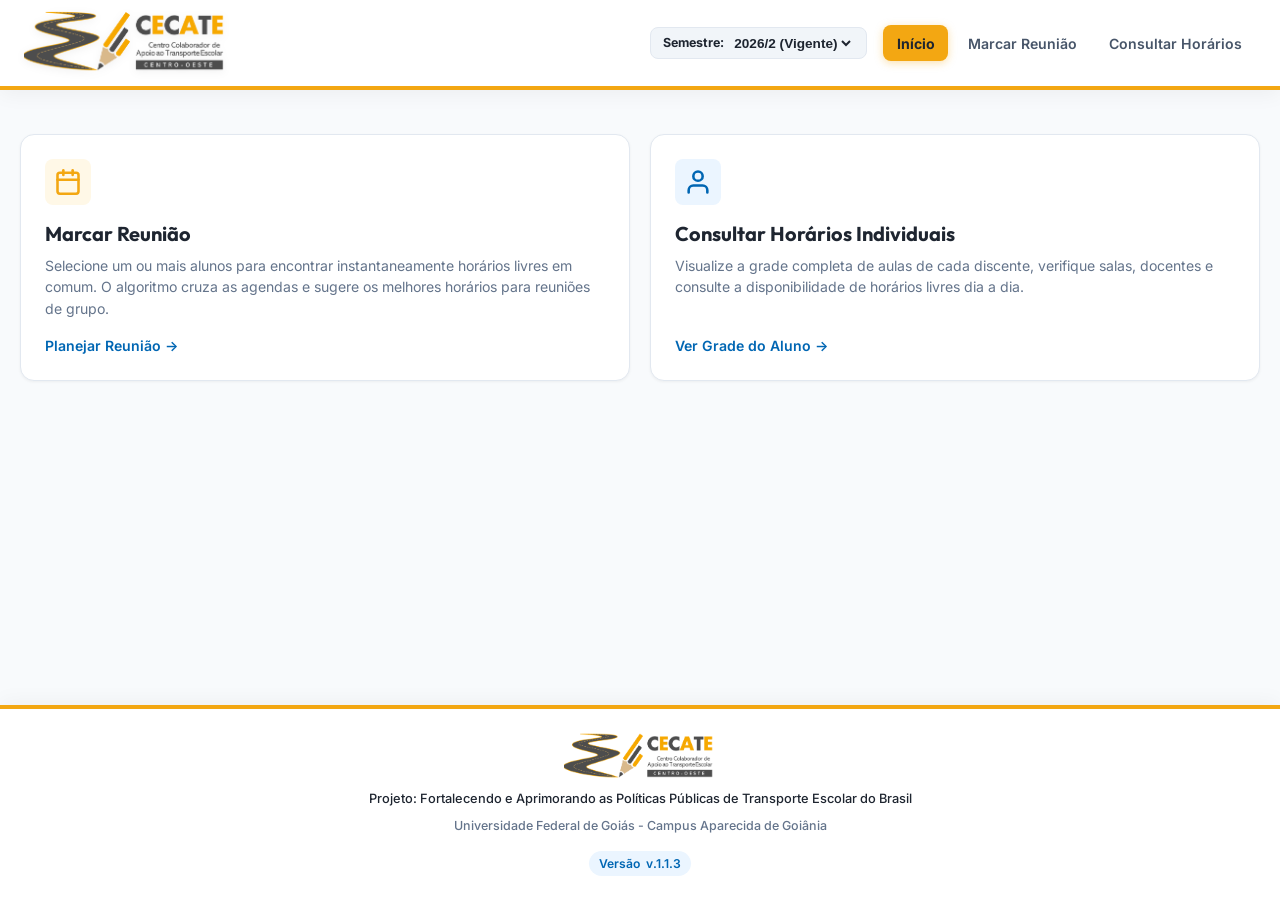
<file: index.html>
<!DOCTYPE html>
<html lang="pt-BR">
<head>
  <meta charset="UTF-8">
  <meta name="viewport" content="width=device-width, initial-scale=1.0">
  <title>Portal de Horários Discentes - CECATE/UFG</title>
  <link rel="stylesheet" href="styles.css">
  <script src="data.js" defer></script>
</head>
<body>

  <!-- Top Navigation Bar (White Ribbon Navbar) -->
  <header class="top-nav">
    <div class="nav-container">
      <a href="index.html" class="brand-section">
        <img src="assets/LOGO CECATE.png" alt="CECATE Centro-Oeste UFG" class="brand-logo">
      </a>

      <div class="nav-controls">
        <div class="semester-selector-wrapper">
          <label for="semesterSelect">Semestre:</label>
          <select id="semesterSelect" class="semester-select" onchange="Database.activeSemester = this.value">
            <!-- Dynamically populated from data.js -->
          </select>
        </div>

        <nav class="nav-menu">
          <a href="index.html" class="nav-link active">Início</a>
          <a href="reuniao.html" class="nav-link">Marcar Reunião</a>
          <a href="horarios.html" class="nav-link">Consultar Horários</a>
        </nav>
      </div>
    </div>
  </header>

  <!-- Main Content -->
  <main class="main-wrapper">
    <!-- Main Navigation Module Cards -->
    <section class="cards-grid" style="margin-top: 1.5rem;">
      <!-- Card 1: Marcar Reunião -->
      <a href="reuniao.html" class="module-card">
        <div>
          <div class="card-icon yellow">
            <svg width="28" height="28" viewBox="0 0 24 24" fill="none" stroke="currentColor" stroke-width="2.2" stroke-linecap="round" stroke-linejoin="round">
              <rect x="3" y="4" width="18" height="18" rx="2" ry="2"></rect>
              <line x1="16" y1="2" x2="16" y2="6"></line>
              <line x1="8" y1="2" x2="8" y2="6"></line>
              <line x1="3" y1="10" x2="21" y2="10"></line>
            </svg>
          </div>
          <h2>Marcar Reunião</h2>
          <p>
            Selecione um ou mais alunos para encontrar instantaneamente horários livres em comum. 
            O algoritmo cruza as agendas e sugere os melhores horários para reuniões de grupo.
          </p>
        </div>
        <span class="card-action">
          Planejar Reunião &rarr;
        </span>
      </a>

      <!-- Card 2: Consultar Horários -->
      <a href="horarios.html" class="module-card">
        <div>
          <div class="card-icon blue">
            <svg width="28" height="28" viewBox="0 0 24 24" fill="none" stroke="currentColor" stroke-width="2.2" stroke-linecap="round" stroke-linejoin="round">
              <path d="M20 21v-2a4 4 0 0 0-4-4H8a4 4 0 0 0-4 4v2"></path>
              <circle cx="12" cy="7" r="4"></circle>
            </svg>
          </div>
          <h2>Consultar Horários Individuais</h2>
          <p>
            Visualize a grade completa de aulas de cada discente, verifique salas, docentes 
            e consulte a disponibilidade de horários livres dia a dia.
          </p>
        </div>
        <span class="card-action">
          Ver Grade do Aluno &rarr;
        </span>
      </a>
    </section>
  </main>

  <!-- Footer (White Ribbon) -->
  <footer class="app-footer">
    <div class="footer-content">
      <div class="footer-logos">
        <img src="assets/LOGO CECATE.png" alt="CECATE Logo" style="height: 48px; object-fit: contain;">
      </div>
      <p>Projeto: Fortalecendo e Aprimorando as Políticas Públicas de Transporte Escolar do Brasil</p>
      <p style="font-size: 0.78rem; color: var(--text-muted);">Universidade Federal de Goiás - Campus Aparecida de Goiânia</p>
      <div class="version-tag">Versão <span id="appVersion">v.1.1.3</span></div>
    </div>
  </footer>

  <script>
    document.addEventListener("DOMContentLoaded", () => {
      populateSemesterSelectors();
    });
  </script>

</body>
</html>
</file>
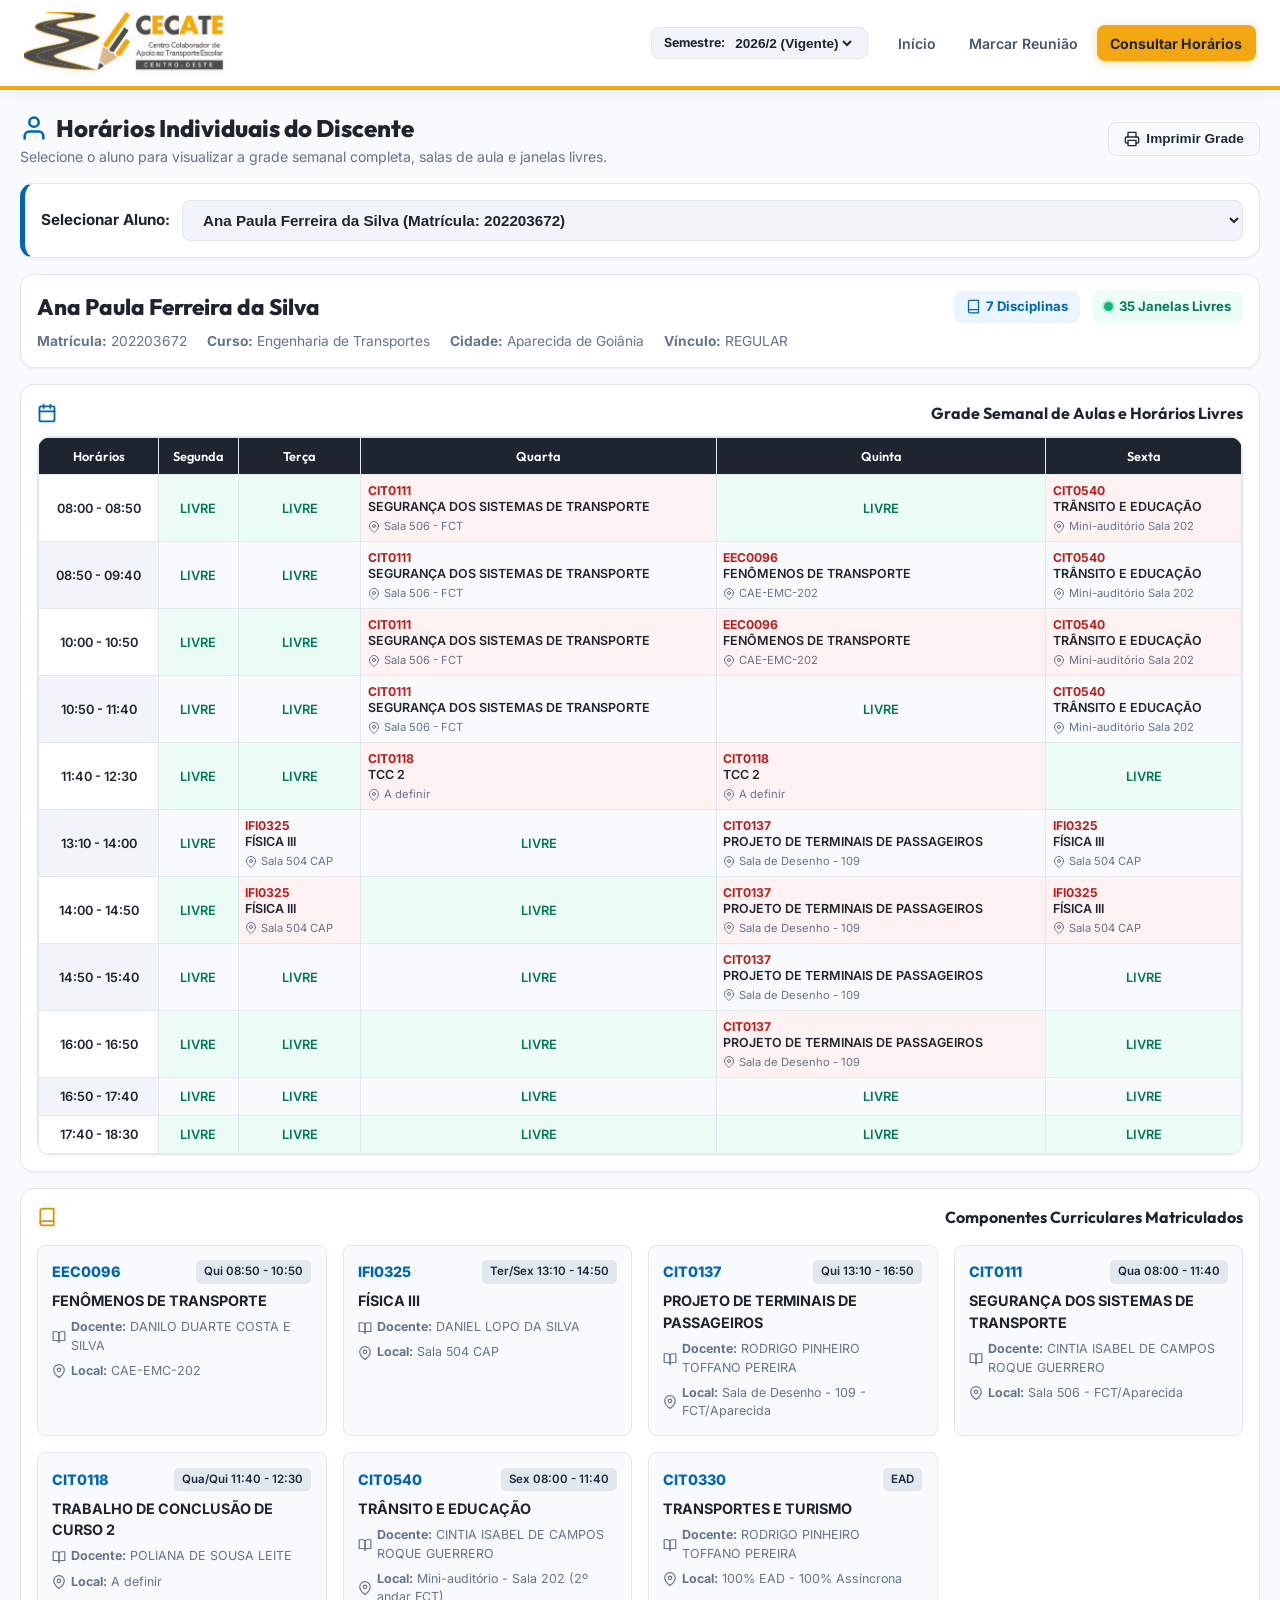
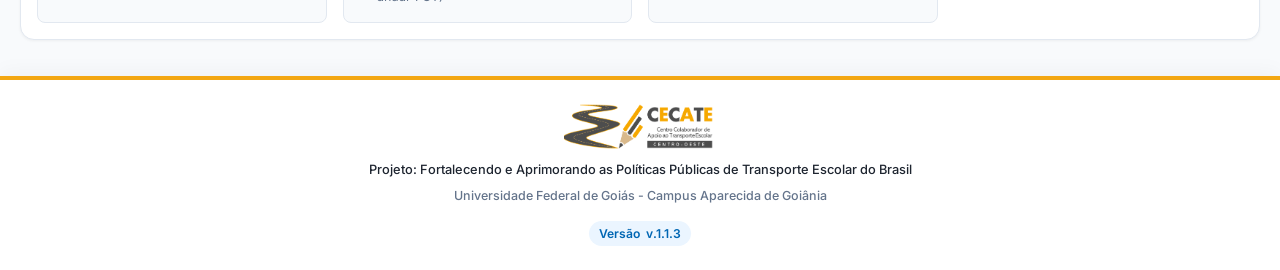
<file: horarios.html>
<!DOCTYPE html>
<html lang="pt-BR">
<head>
  <meta charset="UTF-8">
  <meta name="viewport" content="width=device-width, initial-scale=1.0">
  <title>Consultar Horários - CECATE/UFG</title>
  <link rel="stylesheet" href="styles.css">
  <script src="data.js" defer></script>
  <style>
    @media print {
      .top-nav, .panel-card button, .no-print {
        display: none !important;
      }
      .main-wrapper {
        margin: 0;
        padding: 0;
      }
    }
  </style>
</head>
<body>

  <!-- Top Navigation Bar (White Ribbon Navbar) -->
  <header class="top-nav">
    <div class="nav-container">
      <a href="index.html" class="brand-section">
        <img src="assets/LOGO CECATE.png" alt="CECATE Centro-Oeste UFG" class="brand-logo">
      </a>

      <div class="nav-controls">
        <div class="semester-selector-wrapper">
          <label for="semesterSelect">Semestre:</label>
          <select id="semesterSelect" class="semester-select" onchange="changeSemester(this.value)">
            <!-- Dynamically populated from data.js -->
          </select>
        </div>

        <nav class="nav-menu">
          <a href="index.html" class="nav-link">Início</a>
          <a href="reuniao.html" class="nav-link">Marcar Reunião</a>
          <a href="horarios.html" class="nav-link active">Consultar Horários</a>
        </nav>
      </div>
    </div>
  </header>

  <!-- Main Content -->
  <main class="main-wrapper">
    <div class="page-header" style="display: flex; justify-content: space-between; align-items: center; flex-wrap: wrap; gap: 1rem;">
      <div>
        <h1 class="page-title" style="display: flex; align-items: center; gap: 0.5rem;">
          <svg class="ui-icon" width="28" height="28" viewBox="0 0 24 24" fill="none" stroke="currentColor" stroke-width="2.2" stroke-linecap="round" stroke-linejoin="round" style="color: var(--ufg-blue);">
            <path d="M20 21v-2a4 4 0 0 0-4-4H8a4 4 0 0 0-4 4v2"></path>
            <circle cx="12" cy="7" r="4"></circle>
          </svg>
          <span>Horários Individuais do Discente</span>
        </h1>
        <p class="page-subtitle">Selecione o aluno para visualizar a grade semanal completa, salas de aula e janelas livres.</p>
      </div>

      <div class="no-print" style="display: flex; gap: 0.75rem;">
        <button class="btn btn-outline" onclick="window.print()">
          <svg class="ui-icon" width="16" height="16" viewBox="0 0 24 24" fill="none" stroke="currentColor" stroke-width="2" stroke-linecap="round" stroke-linejoin="round">
            <polyline points="6 9 6 2 18 2 18 9"></polyline>
            <path d="M6 18H4a2 2 0 0 1-2-2v-5a2 2 0 0 1 2-2h16a2 2 0 0 1 2 2v5a2 2 0 0 1-2 2h-2"></path>
            <rect x="6" y="14" width="12" height="8"></rect>
          </svg>
          <span>Imprimir Grade</span>
        </button>
      </div>
    </div>

    <!-- Student Selector Dropdown -->
    <div class="panel-card no-print" style="background: white; border-left: 5px solid var(--ufg-blue);">
      <div style="display: flex; align-items: center; gap: 0.75rem; flex-wrap: wrap;">
        <label for="studentSelect" style="font-weight: 700; color: var(--dark-navy); font-size: 0.95rem;">
          Selecionar Aluno:
        </label>
        <select id="studentSelect" class="semester-select" style="background: #F1F5F9; color: var(--dark-navy); border: 1px solid var(--border-color); padding: 0.6rem 1rem; font-size: 0.95rem; border-radius: var(--radius-md); flex: 1; width: 100%;" onchange="onStudentChange(this.value)">
          <!-- Dynamic options -->
        </select>
      </div>
    </div>

    <!-- Student Metadata Card -->
    <div class="panel-card" id="studentProfileCard">
      <!-- Profile details dynamically populated -->
    </div>

    <!-- Weekly Schedule Grid -->
    <div class="panel-card">
      <h2 class="panel-title" style="display: flex; align-items: center; gap: 0.45rem;">
        <svg class="ui-icon" width="20" height="20" viewBox="0 0 24 24" fill="none" stroke="currentColor" stroke-width="2.2" stroke-linecap="round" stroke-linejoin="round" style="color: var(--ufg-blue);">
          <rect x="3" y="4" width="18" height="18" rx="2" ry="2"></rect>
          <line x1="16" y1="2" x2="16" y2="6"></line>
          <line x1="8" y1="2" x2="8" y2="6"></line>
          <line x1="3" y1="10" x2="21" y2="10"></line>
        </svg>
        <span>Grade Semanal de Aulas e Horários Livres</span>
      </h2>
      <div class="schedule-table-wrapper">
        <table class="schedule-table" id="studentScheduleTable">
          <thead>
            <tr>
              <th style="width: 120px;">Horários</th>
              <th>Segunda</th>
              <th>Terça</th>
              <th>Quarta</th>
              <th>Quinta</th>
              <th>Sexta</th>
            </tr>
          </thead>
          <tbody id="studentScheduleBody">
            <!-- Dynamic rows -->
          </tbody>
        </table>
      </div>
    </div>

    <!-- Enrolled Courses List -->
    <div class="panel-card">
      <h2 class="panel-title" style="display: flex; align-items: center; gap: 0.45rem;">
        <svg class="ui-icon" width="20" height="20" viewBox="0 0 24 24" fill="none" stroke="currentColor" stroke-width="2.2" stroke-linecap="round" stroke-linejoin="round" style="color: var(--cecate-yellow-hover);">
          <path d="M4 19.5A2.5 2.5 0 0 1 6.5 17H20"></path>
          <path d="M6.5 2H20v20H6.5A2.5 2.5 0 0 1 4 19.5v-15A2.5 2.5 0 0 1 6.5 2z"></path>
        </svg>
        <span>Componentes Curriculares Matriculados</span>
      </h2>
      <div id="coursesListContainer" style="display: grid; grid-template-columns: repeat(auto-fill, minmax(280px, 1fr)); gap: 1rem; margin-top: 1rem;">
        <!-- Dynamic course cards -->
      </div>
    </div>
  </main>

  <!-- Footer (White Ribbon) -->
  <footer class="app-footer">
    <div class="footer-content">
      <div class="footer-logos">
        <img src="assets/LOGO CECATE.png" alt="CECATE Logo" style="height: 48px; object-fit: contain;">
      </div>
      <p>Projeto: Fortalecendo e Aprimorando as Políticas Públicas de Transporte Escolar do Brasil</p>
      <p style="font-size: 0.78rem; color: var(--text-muted);">Universidade Federal de Goiás - Campus Aparecida de Goiânia</p>
      <div class="version-tag">Versão <span id="appVersion">v.1.1.3</span></div>
    </div>
  </footer>

  <script>
    let currentStudent = null;

    document.addEventListener("DOMContentLoaded", () => {
      populateSemesterSelectors();
      loadStudentsDropdown();
    });

    function changeSemester(semKey) {
      Database.activeSemester = semKey;
      loadStudentsDropdown();
    }

    function loadStudentsDropdown() {
      const select = document.getElementById("studentSelect");
      select.innerHTML = "";
      const students = Database.getStudents();

      students.forEach(s => {
        const opt = document.createElement("option");
        opt.value = s.id;
        opt.textContent = `${s.name} (Matrícula: ${s.matricula})`;
        select.appendChild(opt);
      });

      if (students.length > 0) {
        onStudentChange(students[0].id);
      }
    }

    function onStudentChange(studentId) {
      currentStudent = Database.getStudentById(studentId);
      if (!currentStudent) return;

      renderStudentProfile();
      renderScheduleGrid();
      renderCoursesList();
    }

    function renderStudentProfile() {
      const card = document.getElementById("studentProfileCard");

      const days = Database.days;
      const slots = Database.timeSlots;
      let totalSlots = days.length * slots.length;
      let busySlots = 0;

      days.forEach(d => {
        slots.forEach(s => {
          if (!Database.isSlotFree(currentStudent, d, s)) busySlots++;
        });
      });

      let freeSlots = totalSlots - busySlots;

      card.innerHTML = `
        <div style="display: flex; justify-content: space-between; align-items: flex-start; flex-wrap: wrap; gap: 1rem;">
          <div>
            <h2 style="font-family: 'Outfit', sans-serif; font-size: 1.4rem; font-weight: 800; color: var(--dark-navy);">${currentStudent.name}</h2>
            <div style="display: flex; gap: 1.25rem; flex-wrap: wrap; font-size: 0.86rem; color: var(--text-muted); margin-top: 0.4rem;">
              <span><strong>Matrícula:</strong> ${currentStudent.matricula}</span>
              <span><strong>Curso:</strong> ${currentStudent.curso}</span>
              <span><strong>Cidade:</strong> ${currentStudent.cidade || 'Aparecida de Goiânia'}</span>
              <span><strong>Vínculo:</strong> ${currentStudent.vinculo || 'REGULAR'}</span>
            </div>
          </div>

          <div style="display: flex; gap: 0.75rem; flex-wrap: wrap;">
            <div style="background: var(--ufg-blue-light); color: var(--ufg-blue); padding: 0.4rem 0.75rem; border-radius: var(--radius-md); font-weight: 700; font-size: 0.82rem; display: inline-flex; align-items: center; gap: 0.35rem;">
              <svg class="ui-icon" width="15" height="15" viewBox="0 0 24 24" fill="none" stroke="currentColor" stroke-width="2" stroke-linecap="round" stroke-linejoin="round">
                <path d="M4 19.5A2.5 2.5 0 0 1 6.5 17H20"></path>
                <path d="M6.5 2H20v20H6.5A2.5 2.5 0 0 1 4 19.5v-15A2.5 2.5 0 0 1 6.5 2z"></path>
              </svg>
              <span>${currentStudent.courses ? currentStudent.courses.length : 0} Disciplinas</span>
            </div>
            <div style="background: var(--status-free-bg); color: var(--status-free-text); padding: 0.4rem 0.75rem; border-radius: var(--radius-md); font-weight: 700; font-size: 0.82rem; display: inline-flex; align-items: center;">
              <span class="status-dot dot-full"></span>
              <span>${freeSlots} Janelas Livres</span>
            </div>
          </div>
        </div>
      `;
    }

    function renderScheduleGrid() {
      const tbody = document.getElementById("studentScheduleBody");
      tbody.innerHTML = "";

      const days = Database.days;
      const slots = Database.timeSlots;

      slots.forEach(slot => {
        let rowHtml = `<tr><td style="font-weight: 600; color: var(--dark-navy); font-size: 0.8rem;">${slot}</td>`;

        days.forEach(day => {
          const courseInfo = currentStudent.scheduleGrid && currentStudent.scheduleGrid[day] ? currentStudent.scheduleGrid[day][slot] : null;

          if (courseInfo) {
            rowHtml += `
              <td class="slot-busy" style="text-align: left; padding: 0.4rem;">
                <div style="font-weight: 700; color: #B91C1C;">${courseInfo.code}</div>
                <div style="font-weight: 600; color: var(--dark-navy); line-height: 1.2; font-size: 0.78rem;">${courseInfo.name}</div>
                <div style="font-size: 0.7rem; color: var(--text-muted); margin-top: 0.2rem; display: flex; align-items: center; gap: 0.25rem;">
                  <svg class="ui-icon" width="12" height="12" viewBox="0 0 24 24" fill="none" stroke="currentColor" stroke-width="2" stroke-linecap="round" stroke-linejoin="round">
                    <path d="M21 10c0 7-9 13-9 13s-9-6-9-13a9 9 0 0 1 18 0z"></path>
                    <circle cx="12" cy="10" r="3"></circle>
                  </svg>
                  <span>${courseInfo.local}</span>
                </div>
              </td>
            `;
          } else {
            rowHtml += `
              <td class="slot-free" style="vertical-align: middle;">
                <span style="font-size: 0.8rem;">LIVRE</span>
              </td>
            `;
          }
        });

        rowHtml += `</tr>`;
        tbody.innerHTML += rowHtml;
      });
    }

    function renderCoursesList() {
      const container = document.getElementById("coursesListContainer");
      container.innerHTML = "";

      if (!currentStudent.courses || currentStudent.courses.length === 0) {
        container.innerHTML = `<p style="color: var(--text-muted);">Nenhuma disciplina cadastrada.</p>`;
        return;
      }

      currentStudent.courses.forEach(c => {
        const card = document.createElement("div");
        card.style.background = "#F8FAFC";
        card.style.border = "1px solid var(--border-color)";
        card.style.borderRadius = "var(--radius-md)";
        card.style.padding = "0.9rem";
        card.style.display = "flex";
        card.style.flexDirection = "column";
        card.style.gap = "0.4rem";

        card.innerHTML = `
          <div style="display: flex; justify-content: space-between; align-items: center;">
            <span style="font-weight: 800; color: var(--ufg-blue); font-size: 0.9rem;">${c.code}</span>
            <span style="font-size: 0.72rem; background: #E2E8F0; padding: 0.2rem 0.5rem; border-radius: var(--radius-sm); font-weight: 600;">${c.schedule}</span>
          </div>
          <div style="font-weight: 700; color: var(--dark-navy); font-size: 0.9rem;">${c.name}</div>
          <div style="font-size: 0.78rem; color: var(--text-muted); display: flex; align-items: center; gap: 0.3rem;">
            <svg class="ui-icon" width="14" height="14" viewBox="0 0 24 24" fill="none" stroke="currentColor" stroke-width="2" stroke-linecap="round" stroke-linejoin="round">
              <path d="M2 3h6a4 4 0 0 1 4 4v14a3 3 0 0 0-3-3H2z"></path>
              <path d="M22 3h-6a4 4 0 0 0-4 4v14a3 3 0 0 1 3-3h7z"></path>
            </svg>
            <span><strong>Docente:</strong> ${c.teacher || 'Não informado'}</span>
          </div>
          <div style="font-size: 0.78rem; color: var(--text-muted); display: flex; align-items: center; gap: 0.3rem;">
            <svg class="ui-icon" width="14" height="14" viewBox="0 0 24 24" fill="none" stroke="currentColor" stroke-width="2" stroke-linecap="round" stroke-linejoin="round">
              <path d="M21 10c0 7-9 13-9 13s-9-6-9-13a9 9 0 0 1 18 0z"></path>
              <circle cx="12" cy="10" r="3"></circle>
            </svg>
            <span><strong>Local:</strong> ${c.local || 'A definir'}</span>
          </div>
        `;
        container.appendChild(card);
      });
    }
  </script>

</body>
</html>
</file>
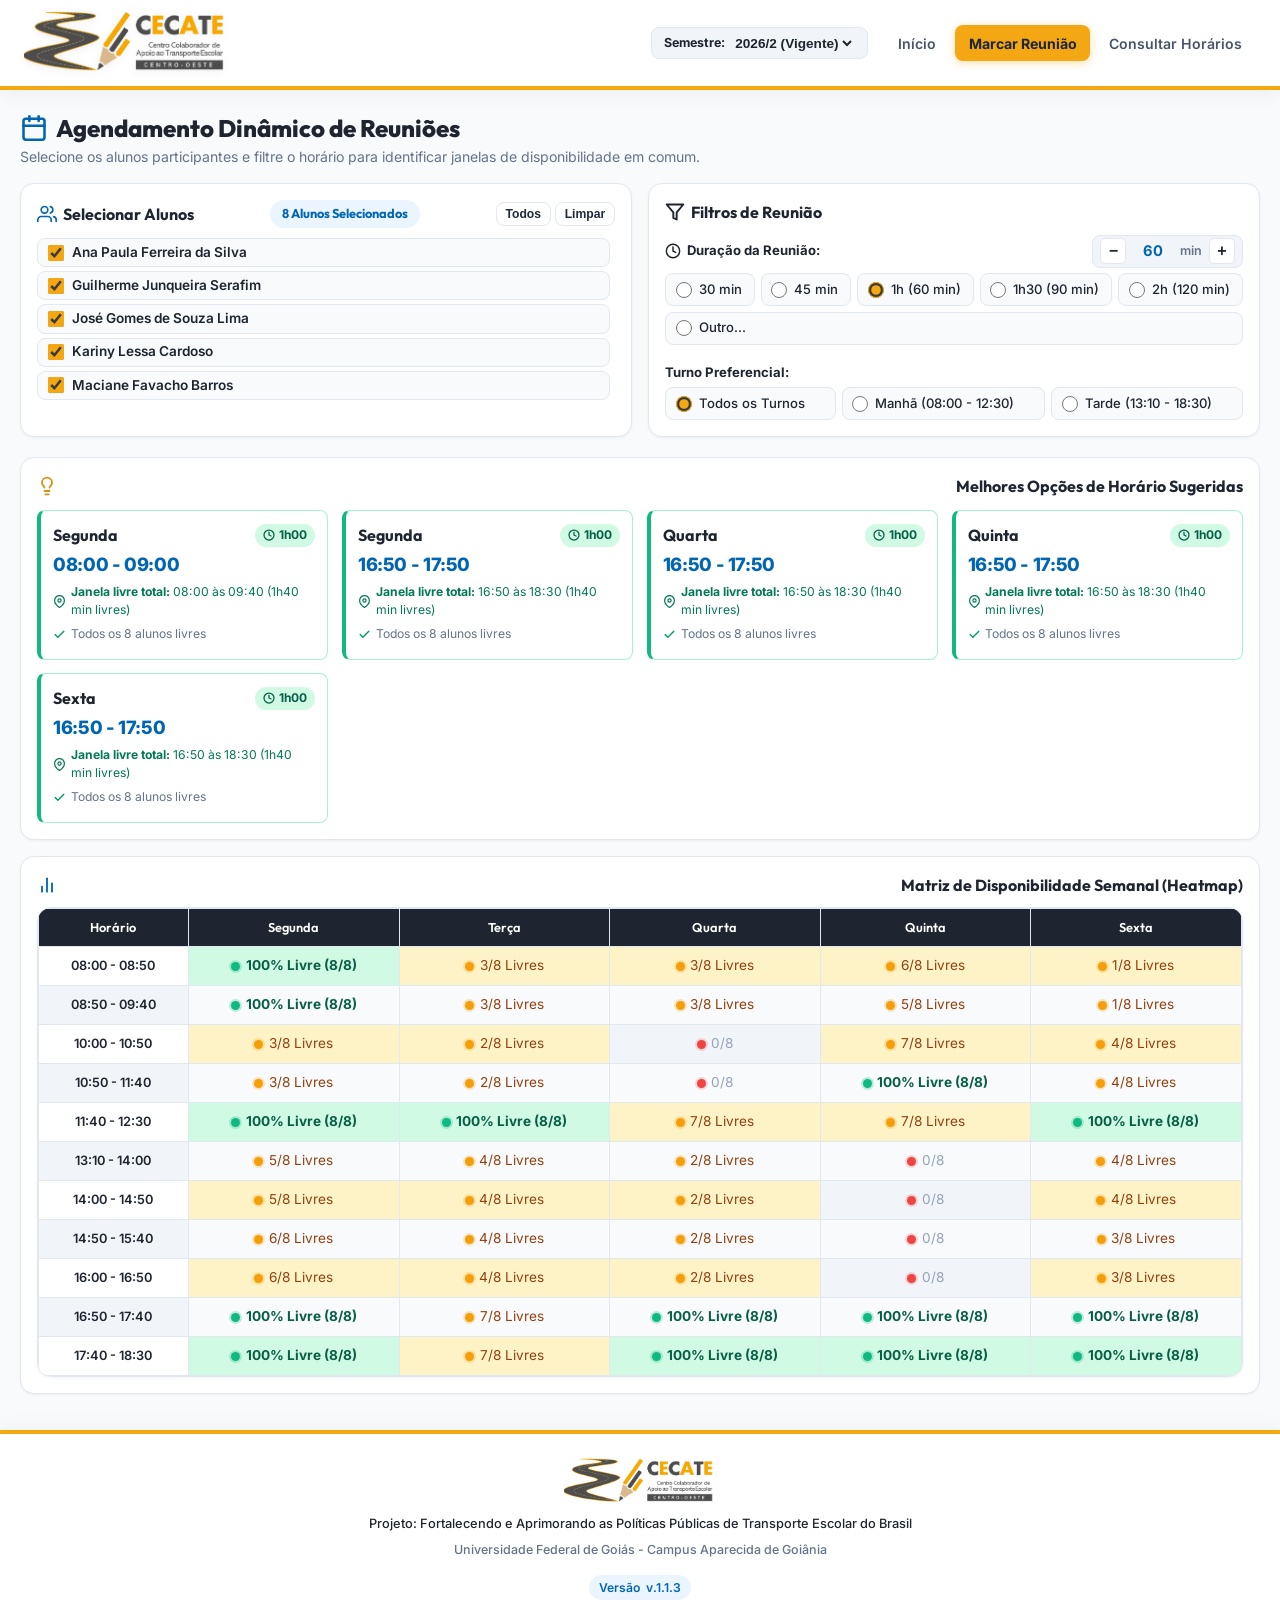
<file: reuniao.html>
<!DOCTYPE html>
<html lang="pt-BR">
<head>
  <meta charset="UTF-8">
  <meta name="viewport" content="width=device-width, initial-scale=1.0">
  <title>Marcar Reunião - CECATE/UFG</title>
  <link rel="stylesheet" href="styles.css">
  <script src="data.js" defer></script>
</head>
<body>

  <!-- Top Navigation Bar (White Ribbon Navbar) -->
  <header class="top-nav">
    <div class="nav-container">
      <a href="index.html" class="brand-section">
        <img src="assets/LOGO CECATE.png" alt="CECATE Centro-Oeste UFG" class="brand-logo">
      </a>

      <div class="nav-controls">
        <div class="semester-selector-wrapper">
          <label for="semesterSelect">Semestre:</label>
          <select id="semesterSelect" class="semester-select" onchange="changeSemester(this.value)">
            <!-- Dynamically populated from data.js -->
          </select>
        </div>

        <nav class="nav-menu">
          <a href="index.html" class="nav-link">Início</a>
          <a href="reuniao.html" class="nav-link active">Marcar Reunião</a>
          <a href="horarios.html" class="nav-link">Consultar Horários</a>
        </nav>
      </div>
    </div>
  </header>

  <!-- Main Content Wrapper -->
  <main class="main-wrapper">
    <div class="page-header">
      <h1 class="page-title" style="display: flex; align-items: center; gap: 0.5rem;">
        <svg class="ui-icon" width="28" height="28" viewBox="0 0 24 24" fill="none" stroke="currentColor" stroke-width="2.2" stroke-linecap="round" stroke-linejoin="round" style="color: var(--ufg-blue);">
          <rect x="3" y="4" width="18" height="18" rx="2" ry="2"></rect>
          <line x1="16" y1="2" x2="16" y2="6"></line>
          <line x1="8" y1="2" x2="8" y2="6"></line>
          <line x1="3" y1="10" x2="21" y2="10"></line>
        </svg>
        <span>Agendamento Dinâmico de Reuniões</span>
      </h1>
      <p class="page-subtitle">
        Selecione os alunos participantes e filtre o horário para identificar janelas de disponibilidade em comum.
      </p>
    </div>

    <!-- Top Controls Grid: Both Cards Side-by-Side on the Same Line -->
    <div class="horizontal-controls-grid">
      <!-- Block 1: Selecionar Alunos -->
      <div class="panel-card" style="margin-bottom: 0; display: flex; flex-direction: column; justify-content: space-between;">
        <div>
          <div class="panel-title" style="display: flex; align-items: center; justify-content: space-between; gap: 0.5rem; flex-wrap: wrap;">
            <span style="font-weight: 700; color: var(--dark-navy); display: inline-flex; align-items: center; gap: 0.4rem;">
              <svg class="ui-icon" width="20" height="20" viewBox="0 0 24 24" fill="none" stroke="currentColor" stroke-width="2" stroke-linecap="round" stroke-linejoin="round" style="color: var(--ufg-blue);">
                <path d="M17 21v-2a4 4 0 0 0-4-4H5a4 4 0 0 0-4 4v2"></path>
                <circle cx="9" cy="7" r="4"></circle>
                <path d="M23 21v-2a4 4 0 0 0-3-3.87"></path>
                <path d="M16 3.13a4 4 0 0 1 0 7.75"></path>
              </svg>
              Selecionar Alunos
            </span>
            
            <!-- Badge Centralizado na Região Superior -->
            <span id="selectedCountBadge" style="font-size: 0.8rem; font-weight: 700; color: var(--ufg-blue); background: var(--ufg-blue-light); padding: 0.25rem 0.75rem; border-radius: var(--radius-full);">
              8 Alunos Selecionados
            </span>

            <div style="display: flex; gap: 0.25rem;">
              <button class="btn btn-outline btn-sm" onclick="selectAllStudents(true)">Todos</button>
              <button class="btn btn-outline btn-sm" onclick="selectAllStudents(false)">Limpar</button>
            </div>
          </div>

          <div id="studentCheckboxContainer" class="student-checkbox-grid">
            <!-- Dynamic student checkboxes rendered here -->
          </div>
        </div>
      </div>

      <!-- Block 2: Filtros de Reunião (Filtros Lado a Lado + Ícone do Sol em Turno Preferencial) -->
      <div class="panel-card" style="margin-bottom: 0; display: flex; flex-direction: column; justify-content: space-between;">
        <div>
          <div class="panel-title">
            <span style="display: flex; align-items: center; gap: 0.4rem;">
              <svg width="20" height="20" viewBox="0 0 24 24" fill="none" stroke="currentColor" stroke-width="2.3" stroke-linecap="round" stroke-linejoin="round" style="color: var(--dark-navy);">
                <polygon points="22 3 2 3 10 12.46 10 19 14 21 14 12.46 22 3"></polygon>
              </svg>
              Filtros de Reunião
            </span>
          </div>

          <div style="display: flex; flex-direction: column; gap: 0.65rem;">
            <!-- Duração da Reunião (Presets + Campo Customizado de Minutos) -->
            <div class="filter-group">
              <div style="display: flex; align-items: center; justify-content: space-between; margin-bottom: 0.35rem; flex-wrap: wrap; gap: 0.4rem;">
                <span class="filter-group-title" style="margin-bottom: 0; display: inline-flex; align-items: center; gap: 0.35rem;">
                  <svg class="ui-icon" width="16" height="16" viewBox="0 0 24 24" fill="none" stroke="currentColor" stroke-width="2.2" stroke-linecap="round" stroke-linejoin="round" style="color: var(--dark-navy);">
                    <circle cx="12" cy="12" r="10"></circle>
                    <polyline points="12 6 12 12 16 14"></polyline>
                  </svg>
                  Duração da Reunião:
                </span>
                <div class="duration-stepper-box" title="Ajuste fino da duração de 5 em 5 minutos">
                  <button type="button" class="duration-step-btn" onclick="stepDuration(-5)" title="Diminuir 5 min" aria-label="Diminuir 5 minutos">−</button>
                  <input type="number" id="meetingDurationInput" min="5" max="360" step="5" value="60" oninput="onCustomDurationInput(this.value)" onchange="onCustomDurationChange(this.value)" aria-label="Duração em minutos">
                  <span class="duration-unit">min</span>
                  <button type="button" class="duration-step-btn" onclick="stepDuration(5)" title="Aumentar 5 min" aria-label="Aumentar 5 minutos">+</button>
                </div>
              </div>
              <div class="radio-options-row">
                <label class="radio-item">
                  <input type="radio" name="durationPreset" value="30" onchange="setDurationPreset(30)">
                  <span>30 min</span>
                </label>
                <label class="radio-item">
                  <input type="radio" name="durationPreset" value="45" onchange="setDurationPreset(45)">
                  <span>45 min</span>
                </label>
                <label class="radio-item">
                  <input type="radio" name="durationPreset" value="60" checked onchange="setDurationPreset(60)">
                  <span>1h (60 min)</span>
                </label>
                <label class="radio-item">
                  <input type="radio" name="durationPreset" value="90" onchange="setDurationPreset(90)">
                  <span>1h30 (90 min)</span>
                </label>
                <label class="radio-item">
                  <input type="radio" name="durationPreset" value="120" onchange="setDurationPreset(120)">
                  <span>2h (120 min)</span>
                </label>
                <label class="radio-item">
                  <input type="radio" name="durationPreset" value="custom" id="presetCustomRadio" onchange="selectCustomPreset()">
                  <span>Outro...</span>
                </label>
              </div>
            </div>

            <!-- Turno Preferencial (Lado a Lado) -->
            <div class="filter-group">
              <span class="filter-group-title">Turno Preferencial:</span>
              <div class="radio-options-row">
                <label class="radio-item">
                  <input type="radio" name="shiftRadio" value="ALL" checked onchange="updateAnalysis()">
                  <span>Todos os Turnos</span>
                </label>
                <label class="radio-item">
                  <input type="radio" name="shiftRadio" value="MANHA" onchange="updateAnalysis()">
                  <span>Manhã (08:00 - 12:30)</span>
                </label>
                <label class="radio-item">
                  <input type="radio" name="shiftRadio" value="TARDE" onchange="updateAnalysis()">
                  <span>Tarde (13:10 - 18:30)</span>
                </label>
              </div>
            </div>
          </div>
        </div>
      </div>
    </div>

    <!-- Main Analysis Workspace -->
    <section style="margin-top: 1.25rem;">
      <!-- Meeting Suggestions Section -->
      <div class="panel-card">
        <h3 class="panel-title" style="display: flex; align-items: center; gap: 0.45rem;">
          <svg class="ui-icon" width="20" height="20" viewBox="0 0 24 24" fill="none" stroke="currentColor" stroke-width="2.2" stroke-linecap="round" stroke-linejoin="round" style="color: var(--cecate-yellow-hover);">
            <path d="M9 18h6"></path>
            <path d="M10 22h4"></path>
            <path d="M15.09 14c.18-.98.65-1.74 1.41-2.5A4.65 4.65 0 0 0 18 8 6 6 0 0 0 6 8c0 1 .23 2.23 1.5 3.5A4.61 4.61 0 0 1 8.91 14"></path>
          </svg>
          Melhores Opções de Horário Sugeridas
        </h3>
        <div id="suggestionsContainer" class="suggestions-grid">
          <!-- Dynamic suggestion cards rendered here -->
        </div>
      </div>

      <!-- Overlap Heatmap Grid -->
      <div class="panel-card">
        <h3 class="panel-title" style="display: flex; align-items: center; gap: 0.45rem;">
          <svg class="ui-icon" width="20" height="20" viewBox="0 0 24 24" fill="none" stroke="currentColor" stroke-width="2.2" stroke-linecap="round" stroke-linejoin="round" style="color: var(--ufg-blue);">
            <line x1="18" y1="20" x2="18" y2="10"></line>
            <line x1="12" y1="20" x2="12" y2="4"></line>
            <line x1="6" y1="20" x2="6" y2="14"></line>
          </svg>
          Matriz de Disponibilidade Semanal (Heatmap)
        </h3>
        <div class="schedule-table-wrapper">
          <table class="schedule-table" id="heatmapTable">
            <thead>
              <tr>
                <th>Horário</th>
                <th>Segunda</th>
                <th>Terça</th>
                <th>Quarta</th>
                <th>Quinta</th>
                <th>Sexta</th>
              </tr>
            </thead>
            <tbody id="heatmapBody">
              <!-- Dynamic rows rendered here -->
            </tbody>
          </table>
        </div>
      </div>
    </section>
  </main>

  <!-- Footer (White Ribbon) -->
  <footer class="app-footer">
    <div class="footer-content">
      <div class="footer-logos">
        <img src="assets/LOGO CECATE.png" alt="CECATE Logo" style="height: 48px; object-fit: contain;">
      </div>
      <p>Projeto: Fortalecendo e Aprimorando as Políticas Públicas de Transporte Escolar do Brasil</p>
      <p style="font-size: 0.78rem; color: var(--text-muted);">Universidade Federal de Goiás - Campus Aparecida de Goiânia</p>
      <div class="version-tag">Versão <span id="appVersion">v.1.1.3</span></div>
    </div>
  </footer>

  <script>
    let selectedStudents = [];

    document.addEventListener("DOMContentLoaded", () => {
      populateSemesterSelectors();
      renderStudentCheckboxes();
      selectAllStudents(true);
    });

    function changeSemester(semKey) {
      Database.activeSemester = semKey;
      renderStudentCheckboxes();
      selectAllStudents(true);
    }

    function renderStudentCheckboxes() {
      const container = document.getElementById("studentCheckboxContainer");
      container.innerHTML = "";
      const students = Database.getStudents();

      students.forEach((student) => {
        const item = document.createElement("label");
        item.className = "checkbox-item";
        item.innerHTML = `
          <input type="checkbox" value="${student.id}" id="chk_${student.id}" onchange="onStudentToggle()">
          <span class="checkbox-name">${student.name}</span>
        `;
        container.appendChild(item);
      });
    }

    function selectAllStudents(selectState) {
      const students = Database.getStudents();
      students.forEach(s => {
        const chk = document.getElementById(`chk_${s.id}`);
        if (chk) chk.checked = selectState;
      });
      onStudentToggle();
    }

    function onStudentToggle() {
      const students = Database.getStudents();
      selectedStudents = students.filter(s => {
        const chk = document.getElementById(`chk_${s.id}`);
        return chk && chk.checked;
      });

      // Update top header badge
      const badge = document.getElementById("selectedCountBadge");
      if (badge) {
        badge.textContent = `${selectedStudents.length} Aluno${selectedStudents.length !== 1 ? 's' : ''} Selecionado${selectedStudents.length !== 1 ? 's' : ''}`;
      }

      updateAnalysis();
    }

    let currentDurationMinutes = 60;

    function setDurationPreset(mins) {
      currentDurationMinutes = parseInt(mins);
      const input = document.getElementById("meetingDurationInput");
      if (input) input.value = currentDurationMinutes;
      updateAnalysis();
    }

    function stepDuration(delta) {
      const cur = currentDurationMinutes || 60;
      const base = Math.round(cur / 5) * 5;
      let val = base + delta;
      if (val < 5) val = 5;
      if (val > 360) val = 360;
      setDurationValue(val);
    }

    function onCustomDurationInput(val) {
      const parsed = parseInt(val);
      if (!isNaN(parsed) && parsed >= 5 && parsed <= 360) {
        currentDurationMinutes = parsed;
        syncPresetRadios(parsed);
        updateAnalysis();
      }
    }

    function onCustomDurationChange(val) {
      let parsed = parseInt(val);
      if (isNaN(parsed) || parsed < 5) parsed = 5;
      if (parsed > 360) parsed = 360;
      parsed = Math.round(parsed / 5) * 5;
      if (parsed < 5) parsed = 5;
      setDurationValue(parsed);
    }

    function setDurationValue(val) {
      currentDurationMinutes = val;
      const input = document.getElementById("meetingDurationInput");
      if (input) input.value = val;
      syncPresetRadios(val);
      updateAnalysis();
    }

    function syncPresetRadios(val) {
      const matchingRadio = document.querySelector(`input[name="durationPreset"][value="${val}"]`);
      if (matchingRadio) {
        matchingRadio.checked = true;
      } else {
        const customRadio = document.getElementById("presetCustomRadio");
        if (customRadio) customRadio.checked = true;
      }
    }

    function selectCustomPreset() {
      const input = document.getElementById("meetingDurationInput");
      if (input) {
        input.focus();
        input.select();
      }
      updateAnalysis();
    }

    function updateAnalysis() {
      const suggestionsContainer = document.getElementById("suggestionsContainer");
      const heatmapBody = document.getElementById("heatmapBody");

      if (selectedStudents.length === 0) {
        suggestionsContainer.innerHTML = `<p style="color: var(--text-muted); padding: 1rem;">Selecione discentes no painel acima para encontrar horários em comum.</p>`;
        heatmapBody.innerHTML = "";
        return;
      }

      // Read filter values
      const shiftFilterEl = document.querySelector('input[name="shiftRadio"]:checked');
      const shiftFilter = shiftFilterEl ? shiftFilterEl.value : "ALL";
      const duration = currentDurationMinutes || 60;

      const days = Database.days;
      const timeSlots = Database.timeSlots;
      let tableHtml = "";

      // Build Heatmap table rows (by timeSlot then day for standard grid view)
      timeSlots.forEach(slot => {
        const isMorning = parseInt(slot.split(":")[0]) < 13;
        if (shiftFilter === "MANHA" && !isMorning) return;
        if (shiftFilter === "TARDE" && isMorning) return;

        tableHtml += `<tr><td style="font-weight: 600; color: var(--dark-navy); font-size: 0.8rem;">${slot}</td>`;

        days.forEach(day => {
          let freeCount = 0;
          let busyStudents = [];

          selectedStudents.forEach(student => {
            if (Database.isSlotFree(student, day, slot)) {
              freeCount++;
            } else {
              busyStudents.push(student.name.split(' ')[0]);
            }
          });

          const total = selectedStudents.length;
          let cellClass = "";
          let label = "";

          if (freeCount === total) {
            cellClass = "slot-overlap-full";
            label = `<span class="status-dot dot-full"></span>100% Livre (${freeCount}/${total})`;
          } else if (freeCount > 0) {
            cellClass = "slot-overlap-partial";
            label = `<span class="status-dot dot-partial"></span>${freeCount}/${total} Livres`;
          } else {
            cellClass = "slot-overlap-none";
            label = `<span class="status-dot dot-none"></span>0/${total}`;
          }

          const tooltip = busyStudents.length > 0 ? `Ocupados: ${busyStudents.join(', ')}` : "Todos livres!";

          tableHtml += `
            <td class="${cellClass}" title="${tooltip}">
              <div style="font-size: 0.85rem;">${label}</div>
            </td>
          `;
        });

        tableHtml += `</tr>`;
      });

      heatmapBody.innerHTML = tableHtml;

      // Calculate and display dynamic meeting suggestions
      const suggestions = Database.findMeetingSuggestions(selectedStudents, duration, shiftFilter);

      suggestionsContainer.innerHTML = "";
      if (suggestions.length === 0) {
        suggestionsContainer.innerHTML = `
          <div style="background: #FFFBEB; border: 1px solid #FCD34D; color: #92400E; padding: 1.15rem; border-radius: var(--radius-md); grid-column: 1 / -1; line-height: 1.5;">
            <div style="display: flex; align-items: flex-start; gap: 0.5rem;">
              <svg class="ui-icon" width="20" height="20" viewBox="0 0 24 24" fill="none" stroke="currentColor" stroke-width="2.2" stroke-linecap="round" stroke-linejoin="round" style="color: #D97706; margin-top: 0.15rem;"><path d="M10.29 3.86L1.82 18a2 2 0 0 0 1.71 3h16.94a2 2 0 0 0 1.71-3L13.71 3.86a2 2 0 0 0-3.42 0z"></path><line x1="12" y1="9" x2="12" y2="13"></line><line x1="12" y1="17" x2="12.01" y2="17"></line></svg>
              <div>
                Não foi encontrado nenhum horário 100% livre simultâneo com duração mínima de <strong>${Database.formatDuration(duration)}</strong> para os discentes selecionados neste turno (${shiftFilter === "ALL" ? "Todos os Turnos" : shiftFilter === "MANHA" ? "Manhã" : "Tarde"}).
                <div style="margin-top: 0.5rem; font-size: 0.85rem; color: #78350F; display: flex; align-items: center; gap: 0.35rem;">
                  <svg class="ui-icon" width="16" height="16" viewBox="0 0 24 24" fill="none" stroke="currentColor" stroke-width="2" stroke-linecap="round" stroke-linejoin="round"><path d="M9 18h6"></path><path d="M10 22h4"></path><path d="M15.09 14c.18-.98.65-1.74 1.41-2.5A4.65 4.65 0 0 0 18 8 6 6 0 0 0 6 8c0 1 .23 2.23 1.5 3.5A4.61 4.61 0 0 1 8.91 14"></path></svg>
                  <span><strong>Dica:</strong> Experimente reduzir a duração da reunião (ex: 30 ou 45 min) ou ajustar a seleção de discentes no painel acima.</span>
                </div>
              </div>
            </div>
          </div>
        `;
      } else {
        suggestions.forEach(s => {
          const card = document.createElement("div");
          card.className = "suggestion-card";

          let windowFlexText = "";
          if (s.windowDuration > duration) {
            windowFlexText = `
              <div style="font-size: 0.76rem; color: #047857; margin-top: 0.25rem; display: flex; align-items: center; gap: 0.3rem;">
                <svg class="ui-icon" width="13" height="13" viewBox="0 0 24 24" fill="none" stroke="currentColor" stroke-width="2.2" stroke-linecap="round" stroke-linejoin="round"><path d="M21 10c0 7-9 13-9 13s-9-6-9-13a9 9 0 0 1 18 0z"></path><circle cx="12" cy="10" r="3"></circle></svg>
                <span><strong>Janela livre total:</strong> ${s.windowStart} às ${s.windowEnd} (${Database.formatDuration(s.windowDuration)} livres)</span>
              </div>
            `;
          } else {
            windowFlexText = `
              <div style="font-size: 0.76rem; color: var(--text-muted); margin-top: 0.25rem; display: flex; align-items: center; gap: 0.3rem;">
                <svg class="ui-icon" width="13" height="13" viewBox="0 0 24 24" fill="none" stroke="currentColor" stroke-width="2.2" stroke-linecap="round" stroke-linejoin="round"><path d="M21 10c0 7-9 13-9 13s-9-6-9-13a9 9 0 0 1 18 0z"></path><circle cx="12" cy="10" r="3"></circle></svg>
                <span><strong>Janela livre:</strong> ${s.windowStart} às ${s.windowEnd}</span>
              </div>
            `;
          }

          card.innerHTML = `
            <div>
              <div style="display: flex; justify-content: space-between; align-items: center; margin-bottom: 0.25rem;">
                <span class="suggestion-time">${s.day}</span>
                <span style="font-size: 0.75rem; font-weight: 700; color: #065F46; background: #D1FAE5; padding: 0.15rem 0.5rem; border-radius: var(--radius-full); display: inline-flex; align-items: center; gap: 0.25rem;">
                  <svg class="ui-icon" width="12" height="12" viewBox="0 0 24 24" fill="none" stroke="currentColor" stroke-width="2.5" stroke-linecap="round" stroke-linejoin="round"><circle cx="12" cy="12" r="10"></circle><polyline points="12 6 12 12 16 14"></polyline></svg>
                  ${Database.formatDuration(duration)}
                </span>
              </div>
              <div style="font-weight: 800; color: var(--ufg-blue); font-size: 1.15rem; letter-spacing: -0.02em;">
                ${s.startTime} - ${s.endTime}
              </div>
              ${windowFlexText}
              <div class="suggestion-meta" style="margin-top: 0.35rem; display: inline-flex; align-items: center; gap: 0.3rem;">
                <svg class="ui-icon" width="13" height="13" viewBox="0 0 24 24" fill="none" stroke="#059669" stroke-width="2.5" stroke-linecap="round" stroke-linejoin="round"><polyline points="20 6 9 17 4 12"></polyline></svg>
                Todos os ${selectedStudents.length} alunos livres
              </div>
            </div>
          `;
          suggestionsContainer.appendChild(card);
        });
      }
    }
  </script>

</body>
</html>
</file>
<file: styles.css>
@import url('https://fonts.googleapis.com/css2?family=Inter:wght@300;400;500;600;700;800&family=Outfit:wght@500;600;700;800&display=swap');

:root {
  /* CECATE & UFG Color Palette */
  --cecate-yellow: #F3A712;
  --cecate-yellow-hover: #D9910B;
  --cecate-yellow-light: #FFF8E7;
  --ufg-blue: #0066B3;
  --ufg-blue-dark: #004B87;
  --ufg-blue-light: #EBF5FF;
  
  --dark-navy: #1E2530;
  --dark-slate: #2B303A;
  --text-main: #1E293B;
  --text-muted: #64748B;
  --text-light: #94A3B8;
  
  --bg-main: #F8FAFC;
  --bg-card: #FFFFFF;
  --border-color: #E2E8F0;
  
  /* Status Colors */
  --status-free-bg: #ECFDF5;
  --status-free-text: #047857;
  --status-free-border: #A7F3D0;
  
  --status-busy-bg: #FEF2F2;
  --status-busy-text: #B91C1C;
  --status-busy-border: #FECACA;
  
  --shadow-sm: 0 1px 3px rgba(0,0,0,0.05);
  --shadow-md: 0 4px 12px rgba(0,0,0,0.08);
  --shadow-lg: 0 10px 25px rgba(0,0,0,0.12);
  
  --radius-sm: 5px;
  --radius-md: 8px;
  --radius-lg: 14px;
  --radius-full: 9999px;
  
  --transition-fast: 0.2s ease;
  --transition-normal: 0.3s ease;
}

* {
  box-sizing: border-box;
  margin: 0;
  padding: 0;
  -webkit-tap-highlight-color: transparent;
}

body {
  font-family: 'Inter', system-ui, -apple-system, sans-serif;
  background-color: var(--bg-main);
  color: var(--text-main);
  line-height: 1.5;
  min-height: 100vh;
  display: flex;
  flex-direction: column;
}

/* Header & White Ribbon Navbar */
.top-nav {
  background-color: #FFFFFF;
  color: var(--dark-navy);
  padding: 0.7rem 1.5rem;
  box-shadow: 0 4px 20px rgba(0, 0, 0, 0.05);
  position: sticky;
  top: 0;
  z-index: 100;
  border-bottom: 4px solid var(--cecate-yellow);
}

.nav-container {
  max-width: 1280px;
  margin: 0 auto;
  display: flex;
  align-items: center;
  justify-content: space-between;
  flex-wrap: wrap;
  gap: 1rem;
}

.brand-section {
  display: flex;
  align-items: center;
  gap: 1rem;
  text-decoration: none;
  color: var(--dark-navy);
}

.brand-logo {
  height: 64px;
  max-width: 360px;
  object-fit: contain;
  filter: drop-shadow(0 2px 4px rgba(0, 0, 0, 0.06));
  transition: var(--transition-fast);
}

.brand-logo:hover {
  transform: scale(1.02);
}

.nav-controls {
  display: flex;
  align-items: center;
  gap: 1rem;
  flex-wrap: wrap;
}

.semester-selector-wrapper {
  display: flex;
  align-items: center;
  gap: 0.4rem;
  background: #F1F5F9;
  padding: 0.35rem 0.75rem;
  border-radius: var(--radius-md);
  border: 1px solid var(--border-color);
}

.semester-selector-wrapper label {
  font-size: 0.78rem;
  color: var(--dark-navy);
  font-weight: 700;
}

.semester-select {
  background: transparent;
  color: var(--dark-navy);
  border: none;
  font-size: 0.85rem;
  font-weight: 700;
  cursor: pointer;
  outline: none;
}

.semester-select option {
  background: #FFFFFF;
  color: var(--dark-navy);
}

.nav-menu {
  display: flex;
  align-items: center;
  gap: 0.35rem;
}

.nav-link {
  color: #475569;
  text-decoration: none;
  padding: 0.45rem 0.85rem;
  border-radius: var(--radius-md);
  font-size: 0.88rem;
  font-weight: 600;
  transition: var(--transition-fast);
  display: flex;
  align-items: center;
  gap: 0.4rem;
  white-space: nowrap;
}

.nav-link:hover {
  color: var(--dark-navy);
  background: #F1F5F9;
}

.nav-link.active {
  color: var(--dark-navy);
  background: var(--cecate-yellow);
  font-weight: 700;
  box-shadow: 0 2px 8px rgba(243, 167, 18, 0.35);
}

/* Main Content Container */
.main-wrapper {
  max-width: 1280px;
  width: 100%;
  margin: 1.25rem auto;
  padding: 0 1.25rem;
  flex: 1;
}

/* Module Choice Cards */
.cards-grid {
  display: grid;
  grid-template-columns: repeat(auto-fit, minmax(280px, 1fr));
  gap: 1.25rem;
  margin-bottom: 1.75rem;
}

.module-card {
  background: var(--bg-card);
  border-radius: var(--radius-lg);
  border: 1px solid var(--border-color);
  padding: 1.5rem;
  box-shadow: var(--shadow-sm);
  transition: var(--transition-normal);
  display: flex;
  flex-direction: column;
  justify-content: space-between;
  text-decoration: none;
  color: inherit;
  position: relative;
  overflow: hidden;
}

.module-card:hover {
  transform: translateY(-3px);
  box-shadow: var(--shadow-lg);
  border-color: var(--cecate-yellow);
}

.card-icon {
  width: 46px;
  height: 46px;
  border-radius: var(--radius-md);
  display: flex;
  align-items: center;
  justify-content: center;
  font-size: 1.4rem;
  margin-bottom: 0.85rem;
}

.card-icon.yellow {
  background: var(--cecate-yellow-light);
  color: var(--cecate-yellow);
}

.card-icon.blue {
  background: var(--ufg-blue-light);
  color: var(--ufg-blue);
}

.module-card h2 {
  font-family: 'Outfit', sans-serif;
  font-size: 1.25rem;
  font-weight: 700;
  color: var(--dark-navy);
  margin-bottom: 0.4rem;
}

.module-card p {
  color: var(--text-muted);
  font-size: 0.88rem;
  margin-bottom: 1rem;
  flex: 1;
}

.card-action {
  display: inline-flex;
  align-items: center;
  gap: 0.4rem;
  font-weight: 600;
  font-size: 0.88rem;
  color: var(--ufg-blue);
  transition: var(--transition-fast);
}

.module-card:hover .card-action {
  color: var(--cecate-yellow-hover);
  transform: translateX(3px);
}

/* Filters & Horizontal Control Panel */
.page-header {
  margin-bottom: 1rem;
}

.page-title {
  font-family: 'Outfit', sans-serif;
  font-size: 1.5rem;
  font-weight: 800;
  color: var(--dark-navy);
}

.page-subtitle {
  color: var(--text-muted);
  font-size: 0.88rem;
}

.horizontal-controls-grid {
  display: grid;
  grid-template-columns: 1fr 1fr;
  gap: 1rem;
  margin-bottom: 1rem;
  align-items: stretch;
}

.panel-card {
  background: var(--bg-card);
  border-radius: var(--radius-lg);
  border: 1px solid var(--border-color);
  padding: 1rem;
  box-shadow: var(--shadow-sm);
  margin-bottom: 1rem;
}

.panel-title {
  font-family: 'Outfit', sans-serif;
  font-size: 1rem;
  font-weight: 700;
  color: var(--dark-navy);
  margin-bottom: 0.65rem;
  display: flex;
  align-items: center;
  justify-content: space-between;
}

/* Student Checkboxes Scrollable Vertical List (Preenchendo 100% da altura) */
.student-checkbox-grid {
  display: flex;
  flex-direction: column;
  gap: 0.25rem;
  flex: 1;
  max-height: 165px;
  overflow-y: auto;
  padding-right: 0.3rem;
}

.student-checkbox-grid::-webkit-scrollbar {
  width: 5px;
}

.student-checkbox-grid::-webkit-scrollbar-track {
  background: #F1F5F9;
  border-radius: var(--radius-sm);
}

.student-checkbox-grid::-webkit-scrollbar-thumb {
  background: #CBD5E1;
  border-radius: var(--radius-sm);
}

.student-checkbox-grid::-webkit-scrollbar-thumb:hover {
  background: var(--cecate-yellow);
}

.checkbox-item {
  display: flex;
  align-items: center;
  gap: 0.5rem;
  padding: 0.35rem 0.65rem;
  border-radius: var(--radius-md);
  border: 1px solid var(--border-color);
  cursor: pointer;
  transition: var(--transition-fast);
  background: #F8FAFC;
  width: 100%;
  touch-action: manipulation;
}

.checkbox-item:hover {
  background: var(--cecate-yellow-light);
  border-color: var(--cecate-yellow);
}

.checkbox-item input[type="checkbox"] {
  width: 16px;
  height: 16px;
  accent-color: var(--cecate-yellow);
  cursor: pointer;
}

.checkbox-name {
  font-size: 0.85rem;
  font-weight: 600;
  color: var(--dark-navy);
  line-height: 1.15;
}

/* Radio Button Filters */
.filter-group {
  margin-bottom: 0.5rem;
}

.filter-group:last-child {
  margin-bottom: 0;
}

.filter-group-title {
  font-size: 0.82rem;
  font-weight: 700;
  color: var(--dark-navy);
  margin-bottom: 0.3rem;
  display: block;
}

.radio-options-row {
  display: flex;
  flex-direction: row;
  flex-wrap: wrap;
  gap: 0.35rem;
}

.radio-options-row .radio-item {
  flex: 1 1 auto;
  white-space: nowrap;
}

.radio-item {
  display: flex;
  align-items: center;
  gap: 0.45rem;
  padding: 0.35rem 0.6rem;
  border-radius: var(--radius-md);
  border: 1px solid var(--border-color);
  background: #F8FAFC;
  cursor: pointer;
  transition: var(--transition-fast);
  font-size: 0.82rem;
  font-weight: 500;
  color: var(--dark-navy);
  touch-action: manipulation;
}

.radio-item:hover {
  background: var(--cecate-yellow-light);
  border-color: var(--cecate-yellow);
}

.radio-item input[type="radio"] {
  width: 16px;
  height: 16px;
  accent-color: var(--cecate-yellow);
  cursor: pointer;
}

.btn {
  padding: 0.5rem 0.95rem;
  border-radius: var(--radius-md);
  font-weight: 600;
  font-size: 0.85rem;
  cursor: pointer;
  border: none;
  transition: var(--transition-fast);
  display: inline-flex;
  align-items: center;
  justify-content: center;
  gap: 0.4rem;
  text-decoration: none;
  touch-action: manipulation;
}

.btn-primary {
  background: var(--cecate-yellow);
  color: var(--dark-navy);
  box-shadow: 0 2px 6px rgba(243, 167, 18, 0.3);
}

.btn-primary:hover {
  background: var(--cecate-yellow-hover);
}

.btn-secondary {
  background: var(--ufg-blue-light);
  color: var(--ufg-blue);
}

.btn-secondary:hover {
  background: #DBEAFE;
}

.btn-outline {
  background: transparent;
  border: 1px solid var(--border-color);
  color: var(--text-main);
}

.btn-outline:hover {
  background: #F1F5F9;
}

.btn-sm {
  padding: 0.25rem 0.55rem;
  font-size: 0.76rem;
}

/* Schedule Matrix & Grid Mobile Friendly Table */
.schedule-table-wrapper {
  overflow-x: auto;
  -webkit-overflow-scrolling: touch;
  border-radius: var(--radius-lg);
  border: 1px solid var(--border-color);
  background: var(--bg-card);
  box-shadow: var(--shadow-sm);
}

.schedule-table {
  width: 100%;
  border-collapse: collapse;
  text-align: center;
  font-size: 0.8rem;
  min-width: 600px;
}

.schedule-table th, 
.schedule-table td {
  padding: 0.55rem 0.45rem;
  border: 1px solid var(--border-color);
}

.schedule-table th {
  background: var(--dark-navy);
  color: white;
  font-weight: 600;
  font-family: 'Outfit', sans-serif;
  position: sticky;
  top: 0;
}

.schedule-table th:first-child,
.schedule-table td:first-child {
  position: sticky;
  left: 0;
  background: #FFFFFF;
  z-index: 2;
  box-shadow: 2px 0 4px rgba(0,0,0,0.05);
}

.schedule-table th:first-child {
  background: var(--dark-navy);
  z-index: 3;
}

.schedule-table tr:nth-child(even) td {
  background-color: #F8FAFC;
}

.schedule-table tr:nth-child(even) td:first-child {
  background-color: #F1F5F9;
}

/* Slot status styling */
.slot-cell {
  border-radius: var(--radius-sm);
  padding: 0.35rem;
  transition: var(--transition-fast);
}

.slot-free {
  background: var(--status-free-bg);
  color: var(--status-free-text);
  border: 1px solid var(--status-free-border);
  font-weight: 600;
}

.slot-busy {
  background: var(--status-busy-bg);
  color: var(--status-busy-text);
  border: 1px solid var(--status-busy-border);
  font-size: 0.76rem;
}

.slot-overlap-full {
  background: #D1FAE5;
  color: #065F46;
  border: 2px solid #10B981;
  font-weight: 700;
}

.slot-overlap-partial {
  background: #FEF3C7;
  color: #92400E;
  border: 1px solid #F59E0B;
}

.slot-overlap-none {
  background: #F1F5F9;
  color: #94A3B8;
}

/* Meeting Suggestions List */
.suggestions-grid {
  display: grid;
  grid-template-columns: repeat(auto-fill, minmax(250px, 1fr));
  gap: 0.85rem;
  margin-top: 0.75rem;
}

.suggestion-card {
  background: var(--bg-card);
  border: 1.5px solid var(--status-free-border);
  border-left: 4px solid #10B981;
  border-radius: var(--radius-md);
  padding: 0.75rem;
  display: flex;
  flex-direction: column;
  justify-content: space-between;
  gap: 0.4rem;
}

.suggestion-time {
  font-family: 'Outfit', sans-serif;
  font-weight: 700;
  font-size: 1rem;
  color: var(--dark-navy);
}

.suggestion-meta {
  font-size: 0.76rem;
  color: var(--text-muted);
}

/* Footer - White Ribbon Styling */
.app-footer {
  background: #FFFFFF;
  color: var(--text-muted);
  padding: 1.5rem 1.25rem;
  margin-top: auto;
  font-size: 0.8rem;
  text-align: center;
  border-top: 4px solid var(--cecate-yellow);
  box-shadow: 0 -4px 20px rgba(0, 0, 0, 0.04);
}

.footer-content {
  max-width: 1280px;
  margin: 0 auto;
  display: flex;
  flex-direction: column;
  align-items: center;
  gap: 0.5rem;
}

.footer-content p {
  color: var(--dark-navy);
  font-weight: 500;
}

.footer-logos {
  display: flex;
  align-items: center;
  gap: 1rem;
  font-weight: 700;
}

/* Responsive Media Queries */
@media (max-width: 900px) {
  .horizontal-controls-grid {
    grid-template-columns: 1fr;
  }
}

@media (max-width: 640px) {
  .top-nav {
    padding: 0.6rem 1rem;
  }

  .nav-container {
    flex-direction: column;
    align-items: center;
    gap: 0.5rem;
  }

  .brand-logo {
    height: 52px;
    max-width: 280px;
  }

  .nav-controls {
    width: 100%;
    justify-content: space-between;
    gap: 0.5rem;
  }

  .semester-selector-wrapper {
    padding: 0.3rem 0.6rem;
  }

  .semester-selector-wrapper label {
    font-size: 0.75rem;
  }

  .semester-select {
    font-size: 0.8rem;
  }

  .nav-menu {
    gap: 0.25rem;
  }

  .nav-link {
    padding: 0.35rem 0.6rem;
    font-size: 0.8rem;
  }

  .main-wrapper {
    padding: 0 0.75rem;
    margin: 0.85rem auto;
  }

  .page-title {
    font-size: 1.3rem;
  }

  .page-subtitle {
    font-size: 0.82rem;
  }

  .panel-card {
    padding: 0.85rem;
  }

  .student-checkbox-grid {
    max-height: 180px;
  }

  .cards-grid {
    grid-template-columns: 1fr;
    gap: 0.85rem;
  }

  .suggestions-grid {
    grid-template-columns: 1fr;
  }

  #studentSelect {
    width: 100% !important;
    min-width: 100% !important;
  }
}

/* ==========================================================================
   Duration Filter Controls & Custom Stepper
   ========================================================================== */
.duration-stepper-box {
  display: inline-flex;
  align-items: center;
  gap: 0.25rem;
  background: #F1F5F9;
  padding: 0.15rem 0.45rem;
  border-radius: var(--radius-md);
  border: 1px solid var(--border-color);
  transition: var(--transition-fast);
}

.duration-stepper-box:focus-within {
  border-color: var(--ufg-blue);
  background: #FFFFFF;
  box-shadow: 0 0 0 3px rgba(0, 102, 204, 0.15);
}

.duration-step-btn {
  width: 26px;
  height: 26px;
  display: inline-flex;
  align-items: center;
  justify-content: center;
  background: #FFFFFF;
  border: 1px solid var(--border-color);
  border-radius: var(--radius-sm);
  color: var(--dark-navy);
  font-weight: 700;
  font-size: 1rem;
  cursor: pointer;
  line-height: 1;
  padding: 0;
  transition: var(--transition-fast);
  user-select: none;
}

.duration-step-btn:hover {
  background: var(--cecate-yellow-light);
  border-color: var(--cecate-yellow);
  color: var(--cecate-yellow-hover);
}

.duration-step-btn:active {
  transform: scale(0.95);
}

.duration-stepper-box input[type="number"] {
  width: 46px;
  text-align: center;
  border: none;
  background: transparent;
  font-weight: 700;
  color: var(--ufg-blue);
  font-size: 0.92rem;
  font-family: inherit;
  outline: none;
  -moz-appearance: textfield;
}

.duration-stepper-box input[type="number"]::-webkit-outer-spin-button,
.duration-stepper-box input[type="number"]::-webkit-inner-spin-button {
  -webkit-appearance: none;
  margin: 0;
}

.duration-unit {
  font-size: 0.78rem;
  font-weight: 600;
  color: var(--text-muted);
  user-select: none;
  margin-right: 0.15rem;
}

/* Version badge in footer */
.version-tag {
  display: inline-flex;
  align-items: center;
  gap: 0.35rem;
  font-size: 0.76rem;
  font-weight: 600;
  color: var(--ufg-blue);
  background: var(--ufg-blue-light);
  padding: 0.2rem 0.65rem;
  border-radius: var(--radius-full);
  margin-top: 0.5rem;
}

/* ==========================================================================
   Inline SVG Icons & Status Dots
   ========================================================================== */
.ui-icon {
  display: inline-block;
  vertical-align: -0.18em;
  flex-shrink: 0;
}

.status-dot {
  display: inline-block;
  width: 9px;
  height: 9px;
  border-radius: 50%;
  margin-right: 0.35rem;
  vertical-align: middle;
}

.dot-full {
  background-color: #10B981;
  box-shadow: 0 0 0 2px rgba(16, 185, 129, 0.25);
}

.dot-partial {
  background-color: #F59E0B;
  box-shadow: 0 0 0 2px rgba(245, 158, 11, 0.25);
}

.dot-none {
  background-color: #EF4444;
  box-shadow: 0 0 0 2px rgba(239, 68, 68, 0.2);
}
</file>
